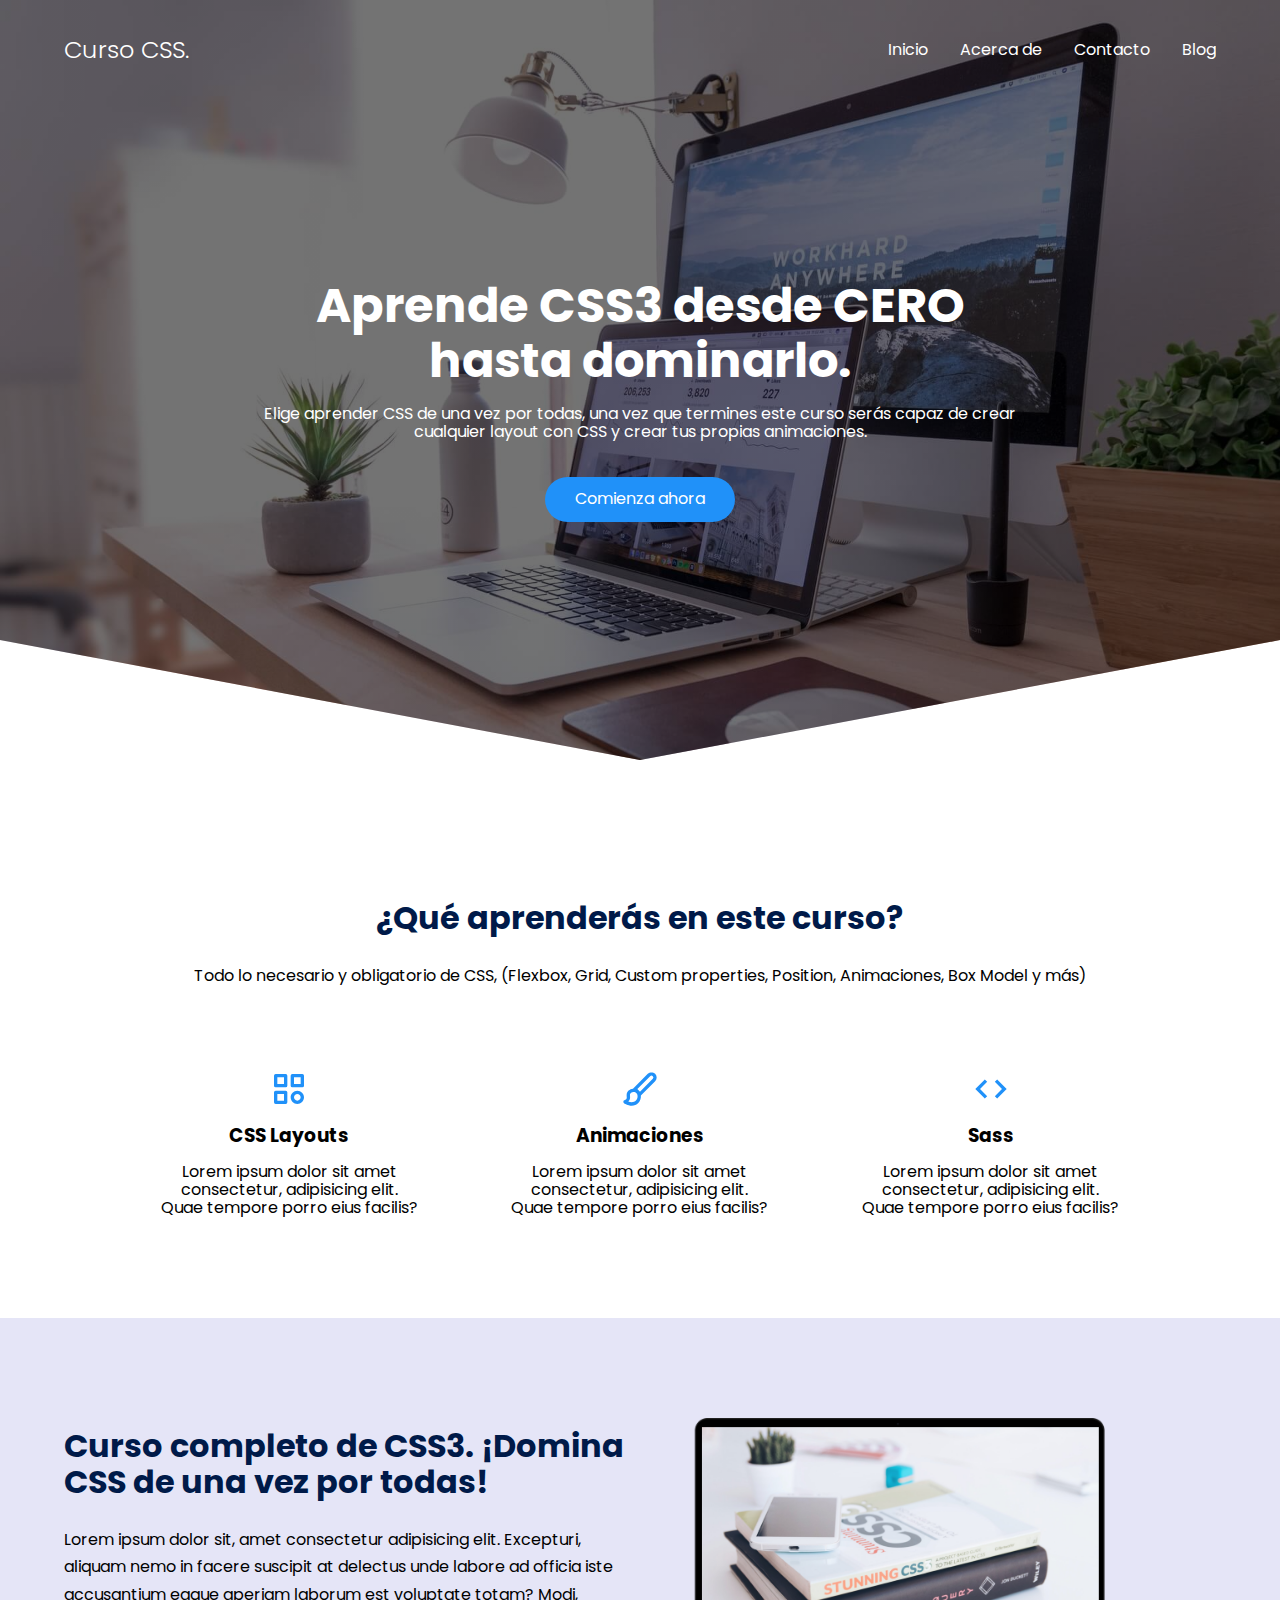
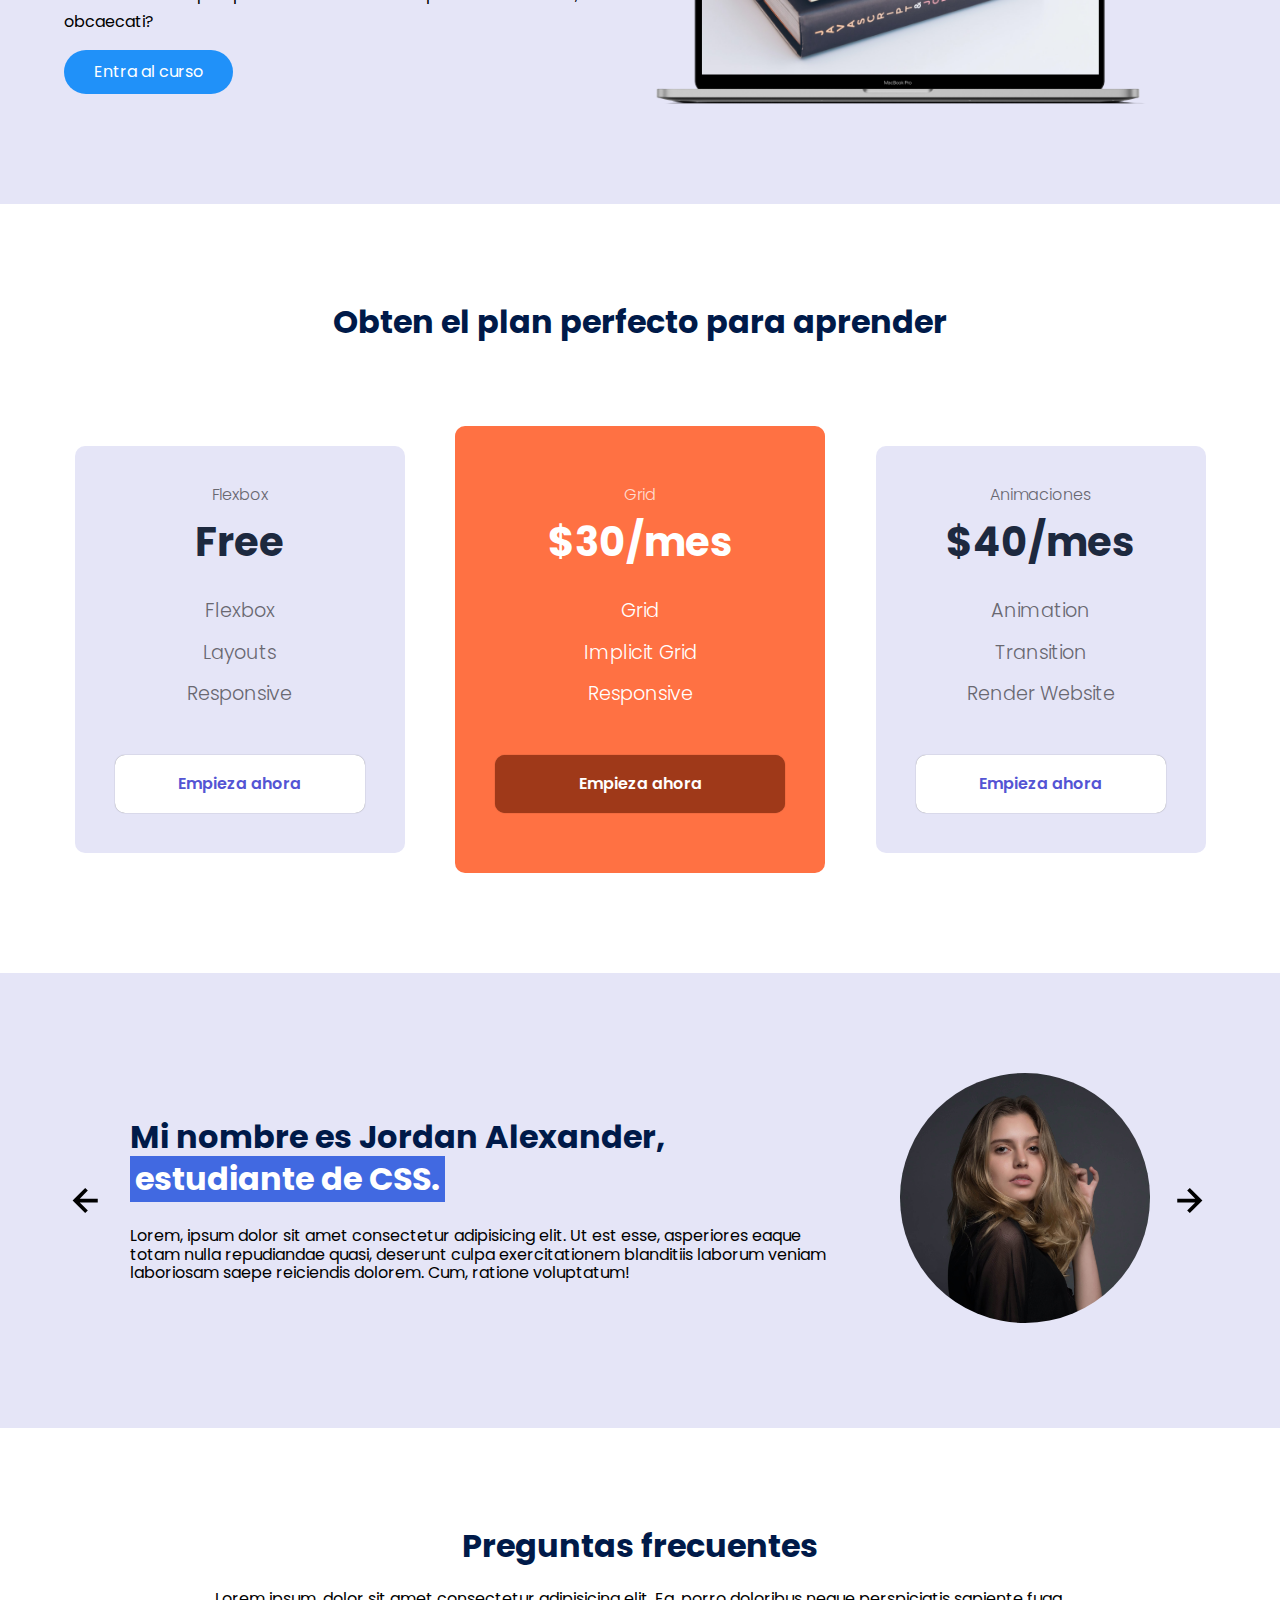
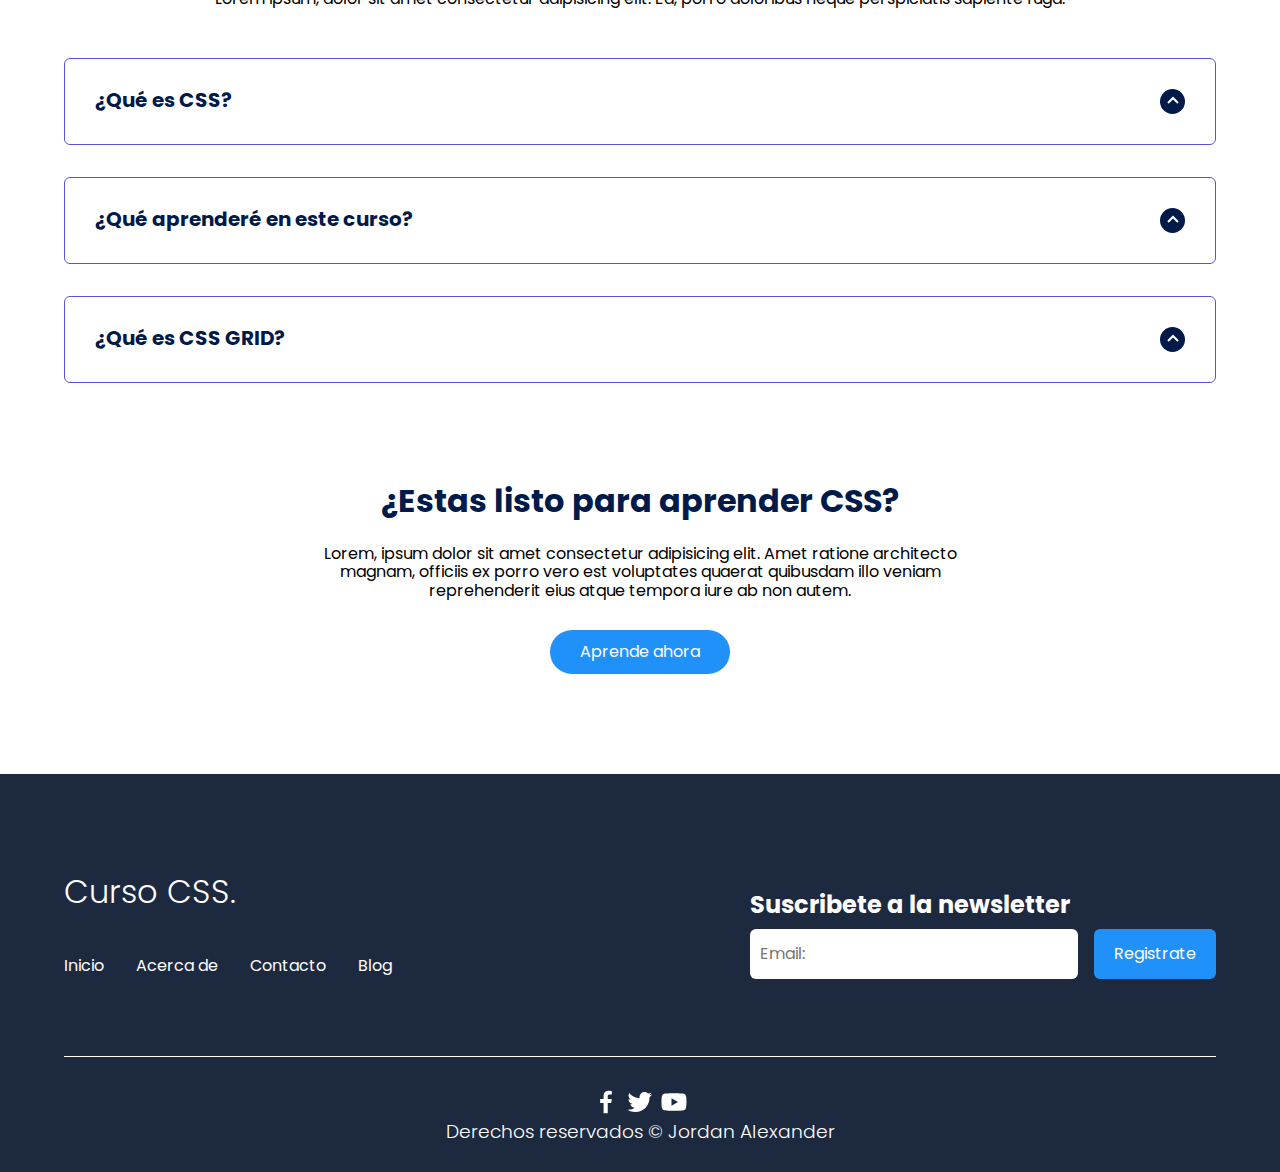
<file: page/index.html>
<!DOCTYPE html>
<html lang="es">

<head>
    <meta charset="UTF-8">
    <meta http-equiv="X-UA-Compatible" content="IE=edge">
    <meta name="viewport" content="width=device-width, initial-scale=1.0">
    <title>Curso CSS</title>
    <link rel="shortcut icon" href="./images/favicon.png" type="image/x-icon">
    <link rel="stylesheet" href="./css/normalize.css">
    <link rel="stylesheet" href="./css/estilos.css">

    <meta name="theme-color" content="#2091F9">

    <meta name="title" content="Aprende CSS desde cero">
    <meta name="description"
        content="Hola, soy una descripción que verás cuando busques algo de mi temática en Google.">


    <meta property="og:type" content="website">
    <meta property="og:url" content="https://aprendecss.com">
    <meta property="og:title" content="Aprende CSS desde cero">
    <meta property="og:description"
        content="Hola, soy una descripción que verás cuando busques algo de mi temática en Google.">
    <meta property="og:image" content="https://aprendecss.com/images/css.jpg">

    <meta property="twitter:card" content="summary_large_image">
    <meta property="twitter:url" content="https://aprendecss.com/">
    <meta property="twitter:title" content="Aprende CSS desde cero">
    <meta property="twitter:description"
        content="Hola, soy una descripción que verás cuando busques algo de mi temática en Google.">
    <meta property="twitter:image" content="https://aprendecss.com/images/css.jpg">
</head>

<body>

    <header class="hero">
        <nav class="nav container">
            <div class="nav__logo">
                <h2 class="nav__title">Curso CSS.</h2>
            </div>

            <ul class="nav__link nav__link--menu">
                <li class="nav__items">
                    <a href="#" class="nav__links">Inicio</a>
                </li>
                <li class="nav__items">
                    <a href="#" class="nav__links">Acerca de</a>
                </li>
                <li class="nav__items">
                    <a href="#" class="nav__links">Contacto</a>
                </li>
                <li class="nav__items">
                    <a href="#" class="nav__links">Blog</a>
                </li>

                <img src="./images/close.svg" class="nav__close">
            </ul>

            <div class="nav__menu">
                <img src="./images/menu.svg" class="nav__img">
            </div>
        </nav>

        <section class="hero__container container">
            <h1 class="hero__title">Aprende CSS3 desde CERO hasta dominarlo.</h1>
            <p class="hero__paragraph">Elige aprender CSS de una vez por todas, una vez que termines este curso serás
                capaz de crear cualquier layout con CSS y crear tus propias animaciones.</p>
            <a href="#" class="cta">Comienza ahora</a>
        </section>
    </header>

    <main>
        <section class="container about">
            <h2 class="subtitle">¿Qué aprenderás en este curso?</h2>
            <p class="about__paragraph">Todo lo necesario y obligatorio de CSS, (Flexbox, Grid, Custom properties,
                Position, Animaciones, Box Model y más)</p>

            <div class="about__main">
                <article class="about__icons">
                    <img src="./images/shapes.svg" class="about__icon">
                    <h3 class="about__title">CSS Layouts</h3>
                    <p class="about__paragrah">Lorem ipsum dolor sit amet consectetur, adipisicing elit. Quae tempore
                        porro eius facilis?</p>
                </article>

                <article class="about__icons">
                    <img src="./images/paint.svg" class="about__icon">
                    <h3 class="about__title">Animaciones</h3>
                    <p class="about__paragrah">Lorem ipsum dolor sit amet consectetur, adipisicing elit. Quae tempore
                        porro eius facilis?</p>
                </article>

                <article class="about__icons">
                    <img src="./images/code.svg" class="about__icon">
                    <h3 class="about__title">Sass</h3>
                    <p class="about__paragrah">Lorem ipsum dolor sit amet consectetur, adipisicing elit. Quae tempore
                        porro eius facilis?</p>
                </article>
            </div>
        </section>

        <section class="knowledge">
            <div class="knowledge__container container">
                <div class="knowledege__texts">
                    <h2 class="subtitle">Curso completo de CSS3. ¡Domina CSS de una vez por todas!</h2>
                    <p class="knowledge__paragraph">Lorem ipsum dolor sit, amet consectetur adipisicing elit. Excepturi,
                        aliquam nemo in facere suscipit at delectus unde labore ad officia iste accusantium eaque
                        aperiam laborum est voluptate totam? Modi, obcaecati?</p>
                    <a href="#" class="cta">Entra al curso</a>
                </div>

                <figure class="knowledge__picture">
                    <img src="./images/macbook.png" class="knowledge__img">
                </figure>
            </div>
        </section>

        <section class="price container">
            <h2 class="subtitle">Obten el plan perfecto para aprender</h2>

            <div class="price__table">
                <div class="price__element">
                    <p class="price__name">Flexbox</p>
                    <h3 class="price__price">Free</h3>

                    <div class="price__items">
                        <p class="price__features">Flexbox</p>
                        <p class="price__features">Layouts</p>
                        <p class="price__features">Responsive</p>
                    </div>

                    <a href="#" class="price__cta">Empieza ahora</a>
                </div>


                <div class="price__element price__element--best">
                    <p class="price__name">Grid</p>
                    <h3 class="price__price">$30/mes</h3>

                    <div class="price__items">
                        <p class="price__features">Grid</p>
                        <p class="price__features">Implicit Grid</p>
                        <p class="price__features">Responsive</p>
                    </div>

                    <a href="#" class="price__cta">Empieza ahora</a>
                </div>


                <div class="price__element">
                    <p class="price__name">Animaciones</p>
                    <h3 class="price__price">$40/mes</h3>

                    <div class="price__items">
                        <p class="price__features">Animation</p>
                        <p class="price__features">Transition</p>
                        <p class="price__features">Render Website</p>
                    </div>

                    <a href="#" class="price__cta">Empieza ahora</a>
                </div>


            </div>
        </section>

        <section class="testimony">
            <div class="testimony__container container">
                <img src="./images/leftarrow.svg" class="testimony__arrow" id="before">

                <section class="testimony__body testimony__body--show" data-id="1">
                    <div class="testimony__texts">
                        <h2 class="subtitle">Mi nombre es Jordan Alexander, <span class="testimony__course">estudiante
                                de CSS.</span></h2>
                        <p class="testimony__review">Lorem, ipsum dolor sit amet consectetur adipisicing elit. Ut est
                            esse, asperiores eaque totam nulla repudiandae quasi, deserunt culpa exercitationem
                            blanditiis laborum veniam laboriosam saepe reiciendis dolorem. Cum, ratione voluptatum!</p>
                    </div>

                    <figure class="testimony__picture">
                        <img src="./images/face.jpg" class="testimony__img">
                    </figure>
                </section>

                <section class="testimony__body" data-id="2">
                    <div class="testimony__texts">
                        <h2 class="subtitle">Mi nombre es Alejandra Perez, <span class="testimony__course">estudiante de
                                CSS.</span></h2>
                        <p class="testimony__review">Lorem, ipsum dolor sit amet consectetur adipisicing elit. Ut est
                            esse, asperiores eaque laborum veniam laboriosam saepe reiciendis dolorem. Cum, ratione
                            voluptatum!</p>
                    </div>

                    <figure class="testimony__picture">
                        <img src="./images/face2.jpg" class="testimony__img">
                    </figure>
                </section>

                <section class="testimony__body" data-id="3">
                    <div class="testimony__texts">
                        <h2 class="subtitle">Mi nombre es Karen Arteaga, <span class="testimony__course">estudiante de
                                CSS.</span></h2>
                        <p class="testimony__review">Lorem, ipsum dolor sit amet consectetur adipisicing elit. Ut est
                            esse, niam laboriosam saepe reiciendis dolorem. Cum, ratione voluptatum!</p>
                    </div>

                    <figure class="testimony__picture">
                        <img src="./images/face3.jpg" class="testimony__img">
                    </figure>
                </section>

                <section class="testimony__body" data-id="4">
                    <div class="testimony__texts">
                        <h2 class="subtitle">Mi nombre es Kevin Ramirez, <span class="testimony__course">estudiante de
                                CSS.</span></h2>
                        <p class="testimony__review">Lorem, ipsum dolor sit amet consectetur adipisicing elit. Ut est
                            esse, niam laboriosam saepe reiciendis dolorem. Cum, ratione voluptatum!</p>
                    </div>

                    <figure class="testimony__picture">
                        <img src="./images/face4.jpg" class="testimony__img">
                    </figure>
                </section>


                <img src="./images/rightarrow.svg" class="testimony__arrow" id="next">
            </div>
        </section>

        <section class="questions container">
            <h2 class="subtitle">Preguntas frecuentes</h2>
            <p class="questions__paragraph">Lorem ipsum, dolor sit amet consectetur adipisicing elit. Ea, porro
                doloribus neque perspiciatis sapiente fuga.</p>

            <section class="questions__container">
                <article class="questions__padding">
                    <div class="questions__answer">
                        <h3 class="questions__title">¿Qué es CSS?
                            <span class="questions__arrow">
                                <img src="./images/arrow.svg" class="questions__img">
                            </span>
                        </h3>

                        <p class="questions__show">Lorem ipsum, dolor sit amet consectetur adipisicing elit. Quos
                            facere, quidem eum id excepturi assumenda explicabo nam accusamus veritatis voluptates
                            eveniet adipisci, dicta nihil nemo modi possimus officiis quam atque? Lorem ipsum, dolor sit
                            amet consectetur adipisicing elit. Quos facere, quidem eum id excepturi assumenda explicabo
                            nam accusamus veritatis voluptates eveniet adipisci, dicta nihil nemo modi possimus officiis
                            quam atque?</p>
                    </div>
                </article>

                <article class="questions__padding">
                    <div class="questions__answer">
                        <h3 class="questions__title">¿Qué aprenderé en este curso?
                            <span class="questions__arrow">
                                <img src="./images/arrow.svg" class="questions__img">
                            </span>
                        </h3>

                        <p class="questions__show">Lorem ipsum, dolor sit amet consectetur adipisicing elit. Quos
                            facere, quidem eum id excepturi assumenda explicabo nam accusamus veritatis voluptates
                            eveniet adipisci, dicta nihil nemo modi possimus officiis quam atque? Lorem ipsum, dolor sit
                            amet consectetur adipisicing elit. Quos facere, quidem eum id excepturi assumenda explicabo
                            nam accusamus veritatis voluptates eveniet adipisci, dicta nihil nemo modi possimus officiis
                            quam atque?</p>
                    </div>
                </article>

                <article class="questions__padding">
                    <div class="questions__answer">
                        <h3 class="questions__title">¿Qué es CSS GRID?
                            <span class="questions__arrow">
                                <img src="./images/arrow.svg" class="questions__img">
                            </span>
                        </h3>

                        <p class="questions__show">Lorem ipsum, dolor sit amet consectetur adipisicing elit. Quos
                            facere, quidem eum id excepturi assumenda explicabo nam accusamus veritatis voluptates
                            eveniet adipisci, dicta nihil nemo modi possimus officiis quam atque? Lorem ipsum, dolor sit
                            amet consectetur adipisicing elit. Quos facere, quidem eum id excepturi assumenda explicabo
                            nam accusamus veritatis voluptates eveniet adipisci, dicta nihil nemo modi possimus officiis
                            quam atque?</p>
                    </div>
                </article>
            </section>

            <section class="questions__offer">
                <h2 class="subtitle">¿Estas listo para aprender CSS?</h2>
                <p class="questions__copy">Lorem, ipsum dolor sit amet consectetur adipisicing elit. Amet ratione
                    architecto magnam, officiis ex porro vero est voluptates quaerat quibusdam illo veniam reprehenderit
                    eius atque tempora iure ab non autem.</p>
                <a href="#" class="cta">Aprende ahora</a>
            </section>
        </section>
    </main>

    <footer class="footer">
        <section class="footer__container container">
            <nav class="nav nav--footer">
                <h2 class="footer__title">Curso CSS.</h2>

                <ul class="nav__link nav__link--footer">
                    <li class="nav__items">
                        <a href="#" class="nav__links">Inicio</a>
                    </li>
                    <li class="nav__items">
                        <a href="#" class="nav__links">Acerca de</a>
                    </li>
                    <li class="nav__items">
                        <a href="#" class="nav__links">Contacto</a>
                    </li>
                    <li class="nav__items">
                        <a href="#" class="nav__links">Blog</a>
                    </li>
                </ul>
            </nav>

            <form class="footer__form" action="https://formspree.io/f/mknkkrkj" method="POST">
                <h2 class="footer__newsletter">Suscribete a la newsletter</h2>
                <div class="footer__inputs">
                    <input type="email" placeholder="Email:" class="footer__input" name="_replyto">
                    <input type="submit" value="Registrate" class="footer__submit">
                </div>
            </form>
        </section>

        <section class="footer__copy container">
            <div class="footer__social">
                <a href="#" class="footer__icons"><img src="./images/facebook.svg" class="footer__img"></a>
                <a href="#" class="footer__icons"><img src="./images/twitter.svg" class="footer__img"></a>
                <a href="#" class="footer__icons"><img src="./images/youtube.svg" class="footer__img"></a>
            </div>

            <h3 class="footer__copyright">Derechos reservados &copy; Jordan Alexander</h3>
        </section>
    </footer>

    <script src="./js/slider.js"></script>
    <script src="./js/questions.js"></script>
    <script src="./js/menu.js"></script>
</body>

</html>
</file>
<file: page/css/estilos.css>
@import url('https://fonts.googleapis.com/css2?family=Poppins:wght@300;400;600;700&display=swap');

:root {
    --padding-container: 100px 0;
    --color-title: #001A49;
}

body {
    font-family: 'Poppins', sans-serif;
}

.container {
    width: 90%;
    max-width: 1200px;
    margin: 0 auto;
    overflow: hidden;
    padding: var(--padding-container);
}

.hero {
    width: 100%;
    height: 100vh;
    min-height: 600px;
    max-height: 800px;
    position: relative;
    display: grid;
    grid-template-rows: 100px 1fr;
    color: #fff;
}

.hero::before {
    content: "";
    position: absolute;
    top: 0;
    left: 0;
    width: 100%;
    height: 100%;
    background-image: linear-gradient(180deg, #0000008c 0%, #0000008c 100%), url('../images/computer.jpg');
    background-size: cover;
    clip-path: polygon(0 0, 100% 0, 100% 80%, 50% 95%, 0 80%);
    z-index: -1;
}


/* Nav */

.nav {
    --padding-container: 0;
    height: 100%;
    display: flex;
    align-items: center;
}

.nav__title {
    font-weight: 300;
}

.nav__link {
    margin-left: auto;
    padding: 0;
    display: grid;
    grid-auto-flow: column;
    grid-auto-columns: max-content;
    gap: 2em;
}

.nav__items {
    list-style: none;
}

.nav__links {
    color: #fff;
    text-decoration: none;
}

.nav__menu {
    margin-left: auto;
    cursor: pointer;
    display: none;
}

.nav__img {
    display: block;
    width: 30px;
}


.nav__close {
    display: var(--show, none);
}


/* Hero container */

.hero__container {
    max-width: 800px;
    --padding-container: 0;
    display: grid;
    grid-auto-rows: max-content;
    align-content: center;
    gap: 1em;
    padding-bottom: 100px;
    text-align: center;
}

.hero__title {
    font-size: 3rem;
}

.hero__paragraph {
    margin-bottom: 20px;
}

.cta {
    display: inline-block;
    background-color: #2091F9;
    justify-self: center;
    color: #fff;
    text-decoration: none;
    padding: 13px 30px;
    border-radius: 32px;
}

/* About */

.about {
    text-align: center;
}

.subtitle {
    color: var(--color-title);
    font-size: 2rem;
    margin-bottom: 25px;
}


.about__paragraph {
    line-height: 1.7;
}

.about__main {
    padding-top: 80px;
    display: grid;
    width: 90%;
    margin: 0 auto;
    gap: 1em;
    overflow: hidden;
    grid-template-columns: repeat(auto-fit, minmax(260px, auto));
}


.about__icons {
    display: grid;
    gap: 1em;
    justify-items: center;
    width: 260px;
    overflow: hidden;
    margin: 0 auto;
}

.about__icon {
    width: 40px;
}

/* Knowledge */

.knowledge {
    background-color: #e5e5f7;
    background-image: radial-gradient(#444cf7 0.5px, transparent 0.5px), radial-gradient(#444cf7 0.5px, #e5e5f7 0.5px);
    background-size: 20px 20px;
    background-position: 0 0, 10px 10px;
    overflow: hidden;
}

.knowledge__container{
    display: grid;
    grid-template-columns: 1fr 1fr;
    gap: 1em;
    align-items: center;
}

.knowledge__picture{
    max-width: 500px;
}

.knowledge__paragraph{
    line-height: 1.7;
    margin-bottom: 15px;
}

.knowledge__img{
    width: 100%;
    display: block;
}

/* price */

.price{
    text-align: center;
}

.price__table{
    padding-top: 60px;
    display: flex;
    flex-wrap: wrap;
    gap: 2.5em;
    justify-content: space-evenly;
    align-items: center;
}

.price__element{
    background-color: #e5e5f7;
    text-align: center;
    border-radius: 10px;
    width: 330px;
    padding: 40px;
    --color-plan: #696871;
    --color-price: #1D293F;
    --bg-cta: #fff;
    --color-cta: #5454D4;
    --color-items: #696871;
}

.price__element--best{
    width: 370px;
    padding: 60px 40px;
    background-color: #FF7143;
    --color-plan: rgb(255 255 255 / 75%);
    --color-price: #fff;
    --bg-cta: #9F3919;
    --color-cta: #FFF;
    --color-items: #fff;
}


.price__name{
    color: var(--color-plan);
    margin-bottom: 15px;
    font-weight: 300;
}

.price__price{
    font-size: 2.5rem;
    color: var(--color-price);
}

.price__items{
    margin-top: 35px;
    display: grid;
    gap: 1em;
    font-weight: 300;
    font-size: 1.2rem;
    margin-bottom: 50px;
    color: var(--color-items);
}

.price__cta{
    display: block;
    padding: 20px 0;
    border-radius: 10px;
    text-decoration: none;
    background-color: var(--bg-cta);
    font-weight: 600;
    color: var(--color-cta);
    box-shadow: 0 0 1px rgba(0, 0, 0, .5);
}

/* Testimony */

.testimony{
    background-color: #e5e5f7;
}

.testimony__container{
    display: grid;
    grid-template-columns: 50px 1fr 50px;
    gap: 1em;
    align-items: center;
}

.testimony__body{
    display: grid;
    grid-template-columns: 1fr max-content;
    justify-content: space-between;
    align-items: center;
    gap: 2em;
    grid-column: 2/3;
    grid-row: 1/2;
    opacity: 0;
    pointer-events: none;
}


.testimony__body--show{
    pointer-events: unset;
    opacity: 1;
    transition: opacity 1.5s ease-in-out;
}

.testimony__img{
    width: 250px;
    height: 250px;
    border-radius: 50%;
    object-fit: cover;
    object-position: 50% 30%;
}

.testimony__texts{
    max-width: 700px;
}

.testimony__course{
    background-color: royalblue;
    color: #fff;
    display: inline-block;
    padding: 5px;
}

.testimony__arrow{
    width: 90%;
    cursor: pointer;
}

/* Questions */

.questions{
    text-align: center;
}

.questions__container{
    display: grid;
    gap: 2em;
    padding-top: 50px;
    padding-bottom: 100px;
}

.questions__padding{
    padding: 0;
    transition: padding .3s;
    border: 1px solid #5454D4;
    border-radius: 6px;
}

.questions__padding--add{
    padding-bottom: 30px;
}

.questions__answer{
    padding: 0 30px 0;
    overflow: hidden;
}

.questions__title{
    text-align: left;
    display: flex;
    font-size: 20px;
    padding: 30px 0 30px;
    cursor: pointer;
    color: var(--color-title);
    justify-content: space-between;
}

.questions__arrow{
    border-radius: 50%;
    background-color: var(--color-title);
    width: 25px;
    height: 25px;
    display: flex;
    justify-content: center;
    align-items: center;
    align-self: flex-end;
    margin-left: 10px;
    transition:  transform .3s;
}

.questions__arrow--rotate{
    transform: rotate(180deg);
}

.questions__show{
    text-align: left;
    height: 0;
    transition: height .3s;
}

.questions__img{
    display: block;
}

.questions__copy{
    width: 60%;
    margin: 0 auto;
    margin-bottom: 30px;
}

/* Footer */

.footer{
    background-color: #1D293F;
}

.footer__title{
    font-weight: 300;
    font-size: 2rem;
    margin-bottom: 30px;
}

.footer__title, .footer__newsletter{
    color: #fff;
}


.footer__container{
    display: flex;
    justify-content: space-between;
    align-items: center;
    border-bottom: 1px solid #fff;
    padding-bottom: 60px;
}

.nav--footer{
    padding-bottom: 20px;
    display: grid;
    gap: 1em;
    grid-auto-flow: row;
    height: 100%;
}

.nav__link--footer{
    display: flex;
    margin: 0;
    margin-right: 20px;
    flex-wrap: wrap;
}

.footer__inputs{
    margin-top: 10px;
    display: flex;
    overflow: hidden;
}

.footer__input{
    background-color: #fff;
    height: 50px;
    display: block;
    padding-left: 10px;
    border-radius: 6px;
    font-size: 1rem;
    outline: none;
    border: none;
    margin-right: 16px;
}

.footer__submit{
    margin-left: auto;
    display: inline-block;
    height: 50px;
    padding: 0 20px ;
    background-color: #2091F9;
    border: none;
    font-size: 1rem;
    color: #fff;
    border-radius: 6px;
    cursor: pointer;
}

.footer__copy{
    --padding-container: 30px 0;
    text-align: center;
    color: #fff;
}

.footer__copyright{
    font-weight: 300;
}

.footer__icons{
    margin-bottom: 10px;
}

.footer__img{
    width: 30px;
}

/* Media queries */

@media (max-width:800px){
    .nav__menu{
        display: block;
    }

    .nav__link--menu{
        position: fixed;
        background-color: #000;
        top: 0;
        left: 0;
        height: 100%;
        width: 100%;
        display: flex;
        flex-direction: column;
        justify-content: space-evenly;
        align-items: center;
        z-index: 100;
        opacity: 0;
        pointer-events: none;
        transition: .7s opacity;
    }

    .nav__link--show{
        --show: block;
        opacity:1 ;
        pointer-events: unset;
    }

    .nav__close{
        position: absolute;
        top: 30px;
        right: 30px;
        width: 30px;
        cursor: pointer;
    }

    .hero__title{
        font-size: 2.5rem;
    }


    .about__main{
        gap: 2em;
    }

    .about__icons:last-of-type{
        grid-column: 1/-1;
    }


    .knowledge__container{
        grid-template-columns: 1fr;
        grid-template-rows: max-content 1fr;
        gap: 3em;
        text-align: center;
    }

    .knowledge__picture{
        grid-row: 1/2;
        justify-self: center;
    }

    .testimony__container{
        grid-template-columns: 30px 1fr 30px;
    }

    .testimony__body{
        grid-template-columns: 1fr;
        grid-template-rows: max-content max-content;
        gap: 3em;
        justify-items:center ;
    }


    .testimony__img{
        width: 200px;
        height: 200px;
        
    }

    .questions__copy{
        width: 100%;
    }

    .footer__container{
        flex-wrap: wrap;
    }

    .nav--footer{
        width: 100%;
        justify-items: center;
    }

    .nav__link--footer{
        width: 100%;
        justify-content: space-evenly;
        margin: 0;
    }

    .footer__form{
        width: 100%;
        justify-content: space-evenly;
    }

    .footer__input{
        flex: 1;
    }

}

@media (max-width:600px){
    .hero__title{
        font-size: 2rem;
    }

    .hero__paragraph{
        font-size: 1rem;
    }

    .subtitle{
        font-size: 1.8rem;
    }

    .price__element{
        width: 90%;
    }

    .price__element--best{
        width: 90%;
        /* padding: 40px; */
    }

    .price__price{
        font-size: 2rem;
    }

    .testimony{
        --padding-container: 60px 0;
    }

    .testimony__container{
        grid-template-columns: 28px 1fr 28px;
        gap: .9em;
    }

    .testimony__arrow{
        width: 100%;
    }

    .testimony__course{
        margin-top: 15px;
    }

    .questions__title{
        font-size: 1rem;
    }

    .footer__title{
        justify-self: start;
        margin-bottom: 15px;
    }

    .nav--footer{
        padding-bottom: 60px;
    }

    .nav__link--footer{
        justify-content: space-between;
    }

    .footer__inputs{
        flex-wrap: wrap;
    }

    .footer__input{
        flex-basis: 100%;
        margin: 0;
        margin-bottom: 16px;
    }

    .footer__submit{
        margin-right: auto;
        margin-left: 0;
        

        /* 
        margin:0;
        width: 100%;
        */
    }
}
</file>
